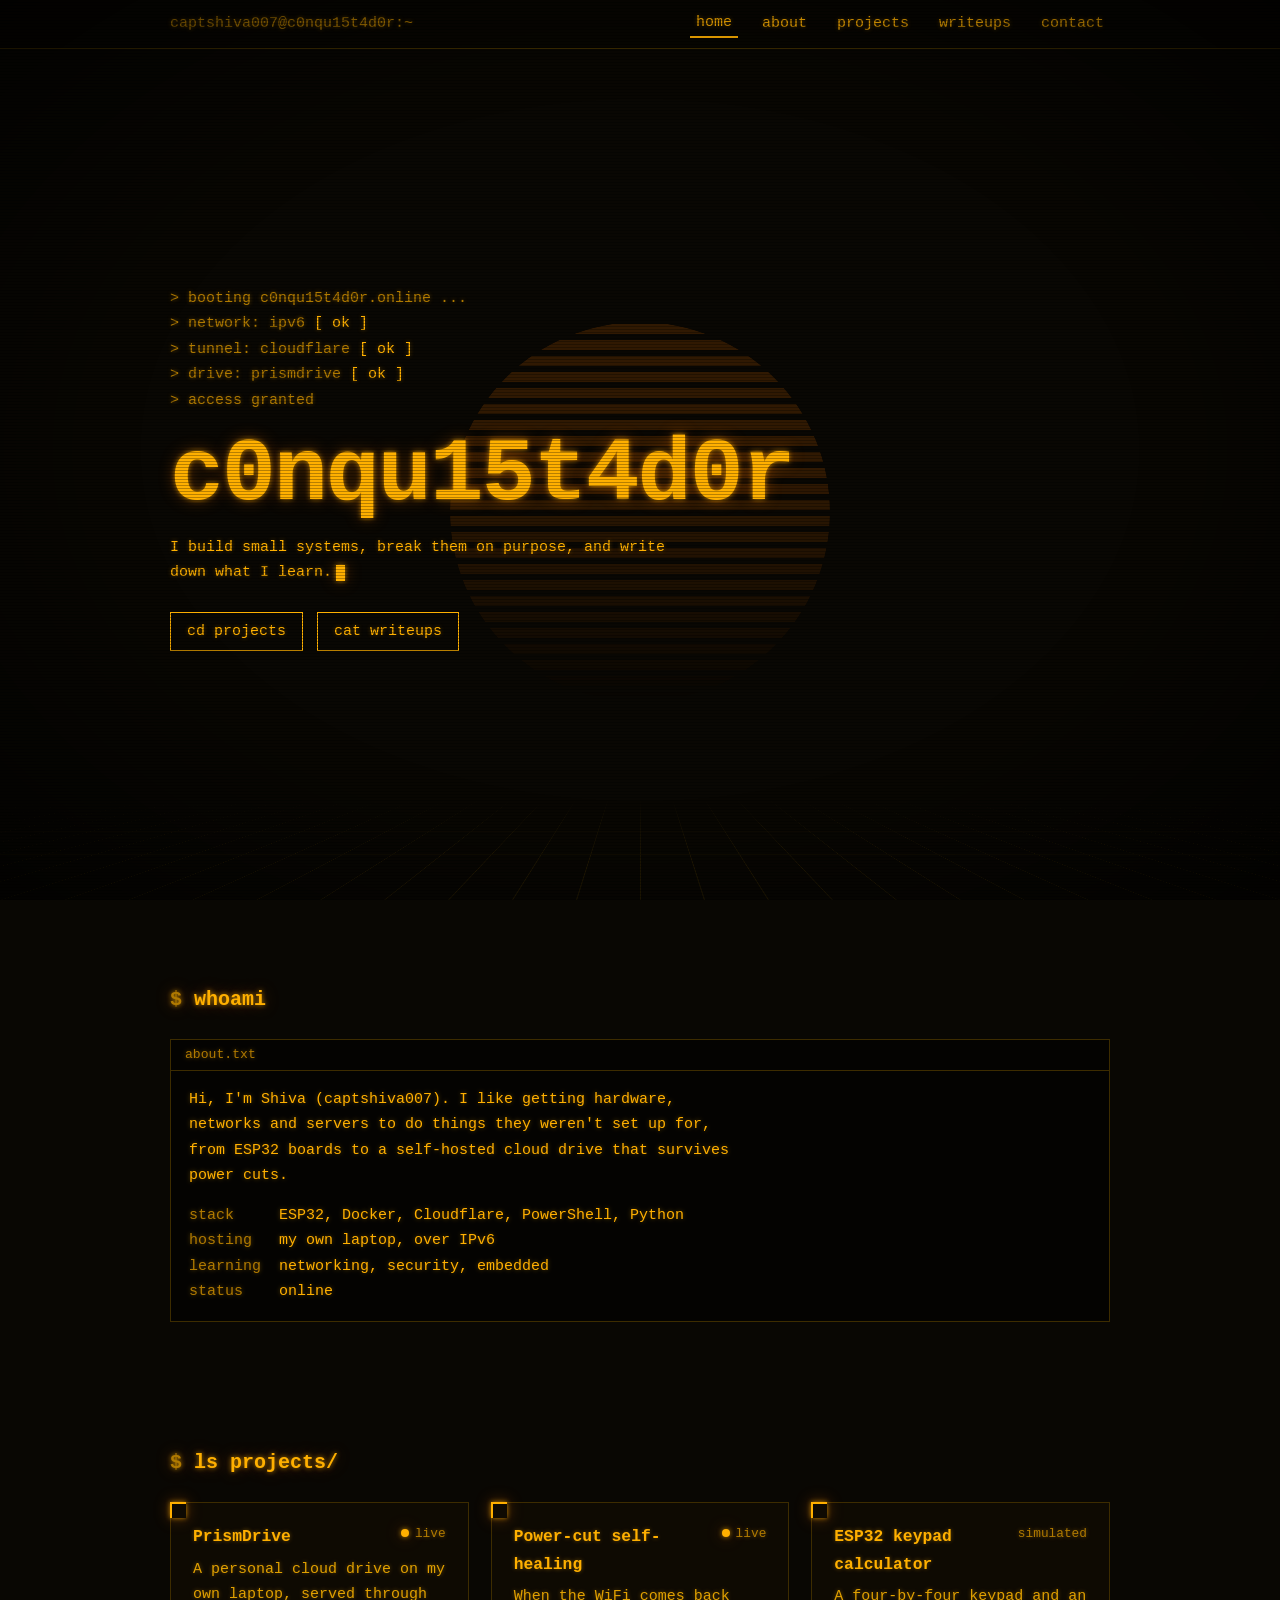
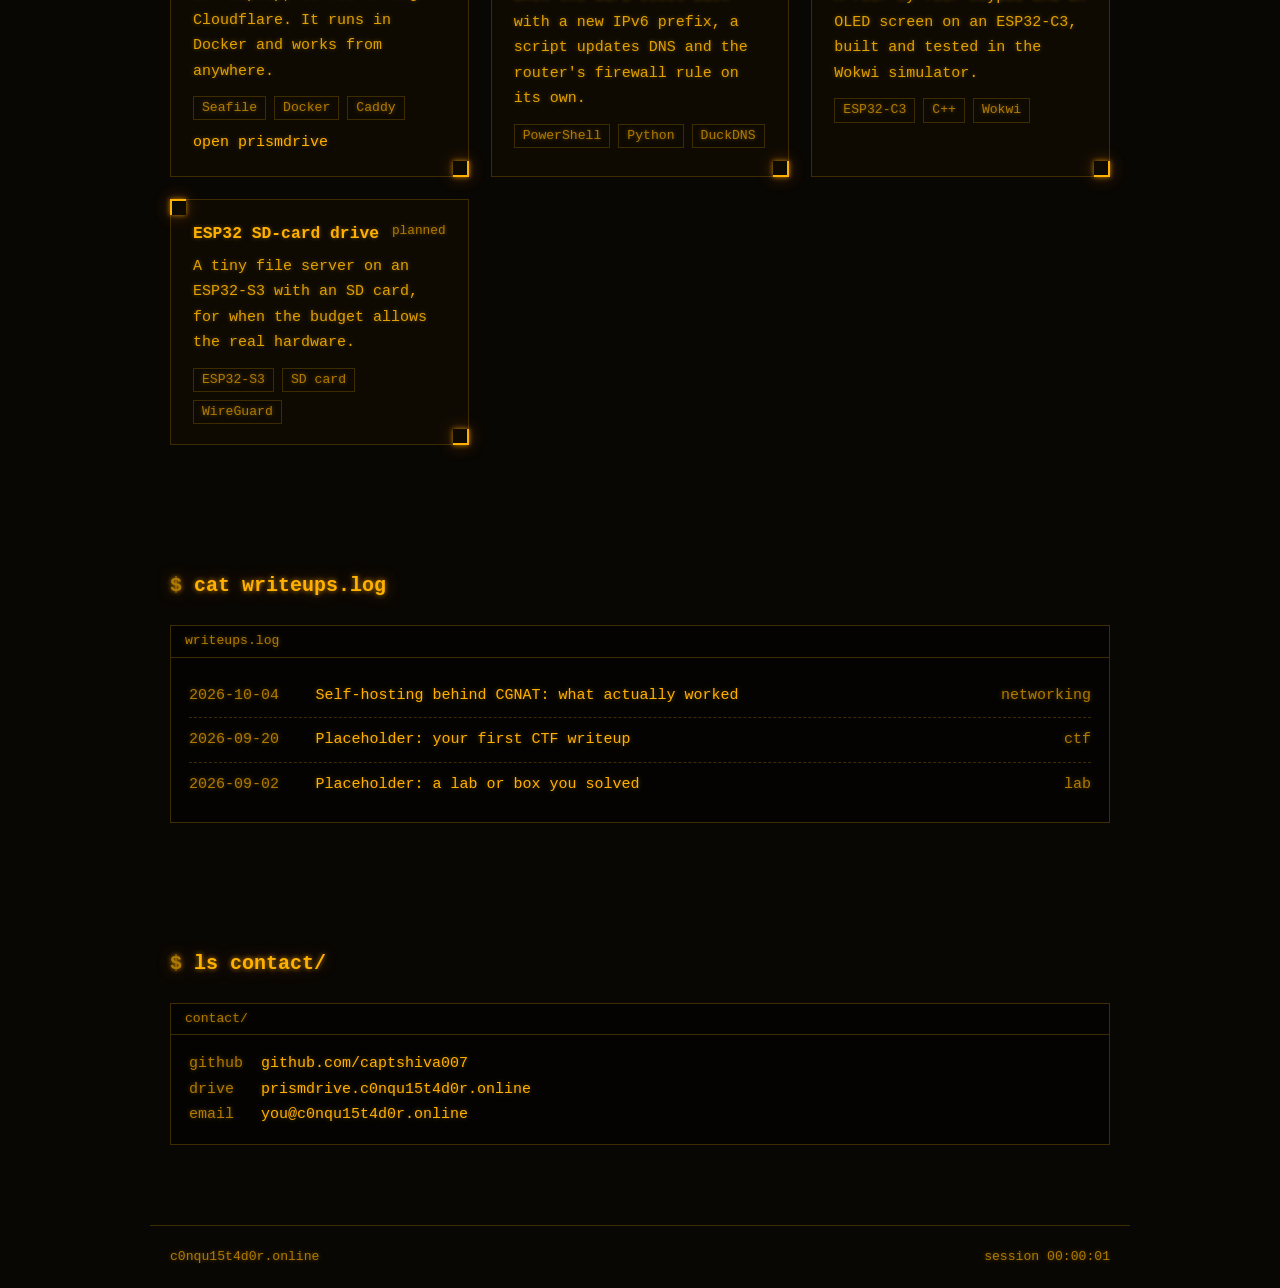
<file: blog/index.html>
<!doctype html>
<html lang="en">
<head>
<meta charset="utf-8">
<meta name="viewport" content="width=device-width,initial-scale=1">
<title>c0nqu15t4d0r</title>
<meta name="description" content="Projects, writeups and experiments by captshiva007.">
<style>
:root{--bg:#090703;--a:#ffb000;--a2:#ff7a00;--dim:#b07a00;--faint:#3d2c00;
--mono:"JetBrains Mono","Fira Code","Cascadia Mono",Consolas,"Courier New",monospace;
--glow:0 0 5px rgba(255,176,0,.7),0 0 16px rgba(255,122,0,.35)}
*{box-sizing:border-box;margin:0;padding:0}
html{scroll-behavior:smooth;scroll-padding-top:70px}
body{background:var(--bg);color:var(--a);font:15px/1.7 var(--mono);text-shadow:0 0 4px rgba(255,176,0,.4);overflow-x:hidden}
body::before{content:"";position:fixed;inset:0;z-index:60;pointer-events:none;
background:repeating-linear-gradient(0deg,rgba(0,0,0,.28) 0 1px,transparent 1px 3px)}
body::after{content:"";position:fixed;inset:0;z-index:61;pointer-events:none;
background:radial-gradient(ellipse at center,transparent 55%,rgba(0,0,0,.65));animation:flick 7s infinite}
@keyframes flick{0%,96%,100%{opacity:1}97%{opacity:.82}98%{opacity:1}99%{opacity:.9}}
a{color:var(--a);text-decoration:none}
a:hover,a:focus-visible{background:var(--a);color:var(--bg);text-shadow:none;outline:none}
.dim{color:var(--dim)}
/* synthwave horizon */
.grid{position:fixed;left:-50%;right:-50%;bottom:0;height:46vh;z-index:-1;opacity:.5;transform-origin:50% 100%;
transform:perspective(380px) rotateX(62deg);
background:linear-gradient(var(--faint) 1px,transparent 1px) 0 0/100% 48px,linear-gradient(90deg,var(--faint) 1px,transparent 1px) 0 0/64px 100%;
animation:run 2.4s linear infinite;
-webkit-mask-image:linear-gradient(to top,#000 20%,transparent);mask-image:linear-gradient(to top,#000 20%,transparent)}
@keyframes run{to{background-position:0 48px,0 0}}
.sun{position:fixed;left:50%;bottom:22vh;width:min(46vw,380px);aspect-ratio:1;z-index:-2;transform:translateX(-50%);border-radius:50%;opacity:.16;
background:repeating-linear-gradient(0deg,var(--a2) 0 10px,transparent 10px 16px);
-webkit-mask-image:linear-gradient(#000 40%,transparent);mask-image:linear-gradient(#000 40%,transparent)}
/* nav */
header{position:sticky;top:0;z-index:50;background:rgba(9,7,3,.92);border-bottom:1px solid var(--faint);backdrop-filter:blur(4px)}
nav{max-width:980px;margin:auto;display:flex;gap:6px 18px;align-items:center;flex-wrap:wrap;padding:10px 20px}
nav .ps{margin-right:auto;color:var(--dim)}
nav a{padding:0 6px}
nav a.on{border-bottom:2px solid var(--a)}
main{max-width:980px;margin:auto;padding:0 20px}
section{padding:84px 0 40px}
h2{font-size:1.25rem;font-weight:700;margin-bottom:22px;text-shadow:var(--glow)}
h2::before{content:"$ ";color:var(--dim)}
/* hero */
.hero{min-height:calc(100vh - 50px);display:flex;flex-direction:column;justify-content:center;padding-top:30px}
#boot{min-height:7.2em;color:var(--dim);white-space:pre-wrap}
#boot b{color:var(--a);font-weight:400}
h1{font-size:clamp(2.3rem,9vw,5.6rem);line-height:1;letter-spacing:-.02em;margin:18px 0 14px;text-shadow:var(--glow);position:relative;display:inline-block;word-break:break-all}
h1::before,h1::after{content:attr(data-t);position:absolute;inset:0;overflow:hidden;opacity:0}
h1::before{color:#ff3d00;transform:translate(-3px,0);animation:g1 6s infinite}
h1::after{color:#ffe08a;transform:translate(3px,0);animation:g2 6s infinite}
@keyframes g1{0%,92%,100%{opacity:0}93%{opacity:.8;clip-path:inset(10% 0 60% 0)}95%{opacity:.8;clip-path:inset(55% 0 12% 0)}97%{opacity:0}}
@keyframes g2{0%,93%,100%{opacity:0}94%{opacity:.8;clip-path:inset(60% 0 8% 0)}96%{opacity:.8;clip-path:inset(5% 0 70% 0)}98%{opacity:0}}
.tag{max-width:56ch}
.cur{display:inline-block;width:.6em;height:1.1em;background:var(--a);vertical-align:text-bottom;margin-left:4px;animation:bl 1s steps(1) infinite;box-shadow:var(--glow)}
@keyframes bl{50%{opacity:0}}
.cta{margin-top:26px;display:flex;gap:14px;flex-wrap:wrap}
.cta a{border:1px solid var(--a);padding:6px 16px}
/* HUD panels */
.hud{position:relative;border:1px solid var(--faint);padding:20px 22px;background:rgba(255,176,0,.025)}
.hud::before,.hud::after{content:"";position:absolute;width:14px;height:14px;border:2px solid var(--a);box-shadow:var(--glow)}
.hud::before{top:-1px;left:-1px;border-right:0;border-bottom:0}
.hud::after{bottom:-1px;right:-1px;border-left:0;border-top:0}
.hud h3{font-size:1.02rem;margin-bottom:6px}
.hud p{color:#e0a000;max-width:60ch}
.chips{margin-top:12px;display:flex;gap:8px;flex-wrap:wrap;font-size:.82rem}
.chips span{border:1px solid var(--faint);padding:0 8px;color:var(--dim)}
.status{float:right;font-size:.8rem;color:var(--dim)}
.status i{display:inline-block;width:8px;height:8px;border-radius:50%;background:var(--a);margin-right:6px;box-shadow:var(--glow);animation:bl 2s steps(1) infinite}
.grid2{display:grid;grid-template-columns:repeat(auto-fit,minmax(290px,1fr));gap:22px}
/* terminal blocks */
.term{border:1px solid var(--faint);background:rgba(0,0,0,.55)}
.term .bar{border-bottom:1px solid var(--faint);padding:4px 14px;color:var(--dim);font-size:.82rem}
.term .bd{padding:16px 18px}
.kv{display:grid;grid-template-columns:max-content 1fr;gap:0 18px}
.kv dt{color:var(--dim)}
ul.list{list-style:none}
ul.list li{display:grid;grid-template-columns:7.5em 1fr max-content;gap:14px;padding:9px 0;border-bottom:1px dashed var(--faint)}
ul.list li:last-child{border:0}
@media(max-width:620px){ul.list li{grid-template-columns:1fr}.status{float:none;display:block}}
footer{max-width:980px;margin:40px auto 0;padding:20px;border-top:1px solid var(--faint);color:var(--dim);font-size:.82rem;display:flex;justify-content:space-between;flex-wrap:wrap;gap:8px}
.rv{opacity:0;transition:opacity .7s}
.rv.in{opacity:1}
@media(prefers-reduced-motion:reduce){*,*::before,*::after{animation:none!important;transition:none!important}.rv{opacity:1}}
</style>
</head>
<body>
<div class="sun"></div><div class="grid"></div>

<header><nav>
  <span class="ps">captshiva007@c0nqu15t4d0r:~</span>
  <a href="#home">home</a><a href="#about">about</a><a href="#projects">projects</a><a href="#writeups">writeups</a><a href="#contact">contact</a>
</nav></header>

<main>
<section id="home" class="hero">
  <div id="boot" aria-live="polite"></div>
  <h1 data-t="c0nqu15t4d0r">c0nqu15t4d0r</h1>
  <p class="tag">I build small systems, break them on purpose, and write down what I learn.<span class="cur"></span></p>
  <div class="cta"><a href="#projects">cd projects</a><a href="#writeups">cat writeups</a></div>
</section>

<section id="about" class="rv">
  <h2>whoami</h2>
  <div class="term"><div class="bar">about.txt</div><div class="bd">
    <!-- EDIT: replace with your real bio -->
    <p style="max-width:62ch;margin-bottom:14px">Hi, I'm Shiva (captshiva007). I like getting hardware, networks and servers to do things they weren't set up for, from ESP32 boards to a self-hosted cloud drive that survives power cuts.</p>
    <dl class="kv">
      <dt>stack</dt><dd>ESP32, Docker, Cloudflare, PowerShell, Python</dd>
      <dt>hosting</dt><dd>my own laptop, over IPv6</dd>
      <dt>learning</dt><dd>networking, security, embedded</dd>
      <dt>status</dt><dd>online</dd>
    </dl>
  </div></div>
</section>

<section id="projects" class="rv">
  <h2>ls projects/</h2>
  <div class="grid2">
    <article class="hud"><span class="status"><i></i>live</span><h3>PrismDrive</h3>
      <p>A personal cloud drive on my own laptop, served through Cloudflare. It runs in Docker and works from anywhere.</p>
      <div class="chips"><span>Seafile</span><span>Docker</span><span>Caddy</span></div>
      <p style="margin-top:10px"><a href="https://prismdrive.c0nqu15t4d0r.online">open prismdrive</a></p></article>
    <article class="hud"><span class="status"><i></i>live</span><h3>Power-cut self-healing</h3>
      <p>When the WiFi comes back with a new IPv6 prefix, a script updates DNS and the router's firewall rule on its own.</p>
      <div class="chips"><span>PowerShell</span><span>Python</span><span>DuckDNS</span></div></article>
    <article class="hud"><span class="status">simulated</span><h3>ESP32 keypad calculator</h3>
      <p>A four-by-four keypad and an OLED screen on an ESP32-C3, built and tested in the Wokwi simulator.</p>
      <div class="chips"><span>ESP32-C3</span><span>C++</span><span>Wokwi</span></div></article>
    <article class="hud"><span class="status">planned</span><h3>ESP32 SD-card drive</h3>
      <p>A tiny file server on an ESP32-S3 with an SD card, for when the budget allows the real hardware.</p>
      <div class="chips"><span>ESP32-S3</span><span>SD card</span><span>WireGuard</span></div></article>
  </div>
</section>

<section id="writeups" class="rv">
  <h2>cat writeups.log</h2>
  <div class="term"><div class="bar">writeups.log</div><div class="bd">
    <!-- EDIT: replace these placeholder entries with your real writeups and links -->
    <ul class="list">
      <li><span class="dim">2026-10-04</span><a href="#">Self-hosting behind CGNAT: what actually worked</a><span class="dim">networking</span></li>
      <li><span class="dim">2026-09-20</span><a href="#">Placeholder: your first CTF writeup</a><span class="dim">ctf</span></li>
      <li><span class="dim">2026-09-02</span><a href="#">Placeholder: a lab or box you solved</a><span class="dim">lab</span></li>
    </ul>
  </div></div>
</section>

<section id="contact" class="rv">
  <h2>ls contact/</h2>
  <div class="term"><div class="bar">contact/</div><div class="bd">
    <dl class="kv">
      <dt>github</dt><dd><a href="https://github.com/captshiva007">github.com/captshiva007</a></dd>
      <dt>drive</dt><dd><a href="https://prismdrive.c0nqu15t4d0r.online">prismdrive.c0nqu15t4d0r.online</a></dd>
      <dt>email</dt><dd><!-- EDIT --><a href="mailto:you@c0nqu15t4d0r.online">you@c0nqu15t4d0r.online</a></dd>
    </dl>
  </div></div>
</section>
</main>

<footer><span>c0nqu15t4d0r.online</span><span id="up">session 00:00:00</span></footer>

<script>
(function(){
  var reduce=matchMedia("(prefers-reduced-motion:reduce)").matches;
  var lines=["> booting c0nqu15t4d0r.online ...","> network: ipv6 <b>[ ok ]</b>","> tunnel: cloudflare <b>[ ok ]</b>","> drive: prismdrive <b>[ ok ]</b>","> access granted"];
  var el=document.getElementById("boot"),li=0;
  function next(){
    if(li>=lines.length)return;
    var d=document.createElement("div");d.innerHTML=lines[li++];el.appendChild(d);
    setTimeout(next,reduce?0:380);
  }
  next();
  var io=new IntersectionObserver(function(e){e.forEach(function(x){if(x.isIntersecting)x.target.classList.add("in")})},{threshold:.12});
  document.querySelectorAll(".rv").forEach(function(s){io.observe(s)});
  var links=document.querySelectorAll("nav a"),secs=[].map.call(links,function(a){return document.querySelector(a.getAttribute("href"))});
  var so=new IntersectionObserver(function(e){e.forEach(function(x){if(x.isIntersecting){links.forEach(function(a){a.classList.toggle("on",a.getAttribute("href")==="#"+x.target.id)})}})},{rootMargin:"-45% 0px -50% 0px"});
  secs.forEach(function(s){so.observe(s)});
  var t0=Date.now(),up=document.getElementById("up");
  setInterval(function(){var s=Math.floor((Date.now()-t0)/1000),p=function(n){return String(n).padStart(2,"0")};
    up.textContent="session "+p(Math.floor(s/3600))+":"+p(Math.floor(s/60)%60)+":"+p(s%60)},1000);
})();
</script>
</body>
</html>
</file>
